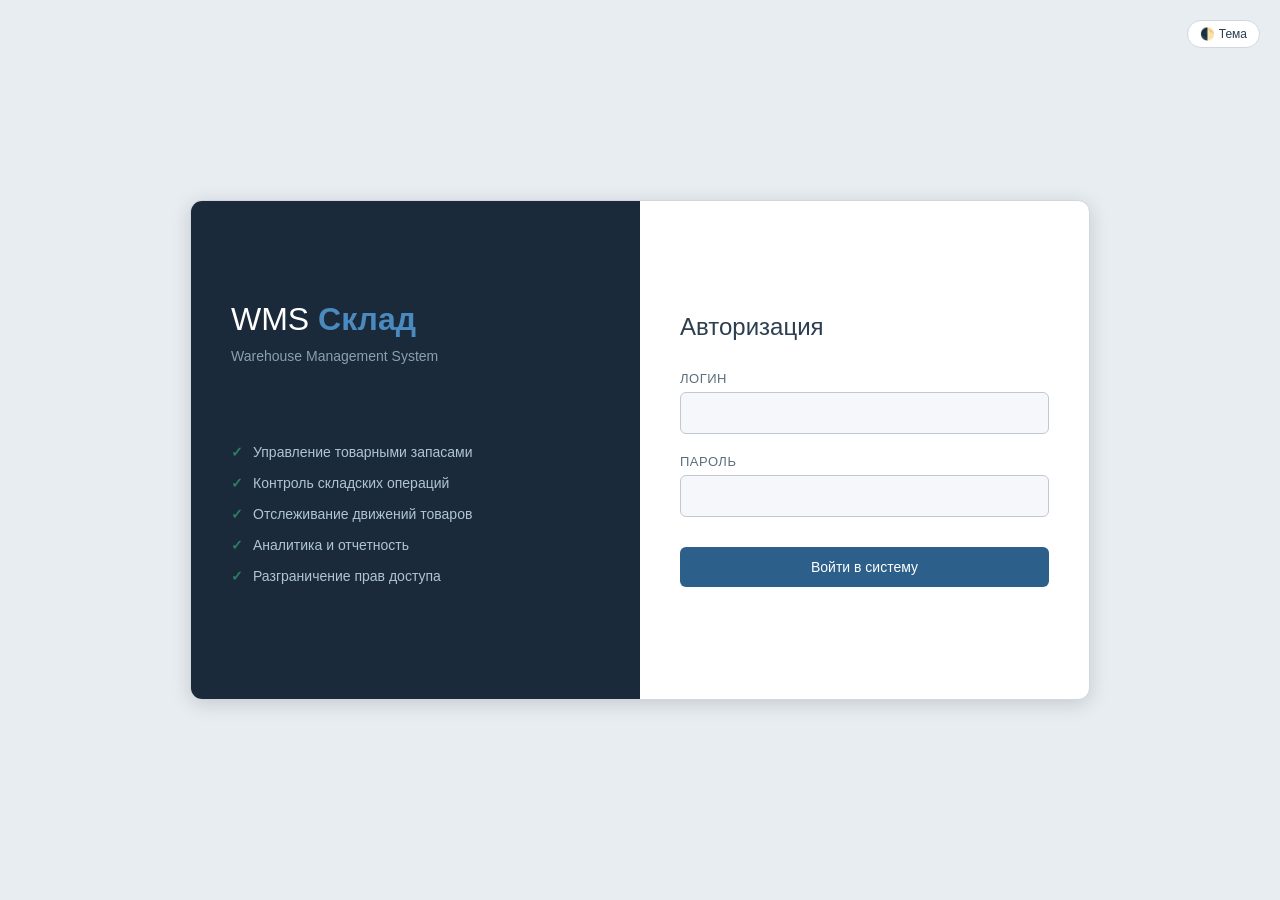
<file: Дипломная работа/Src/WebApplication1/wwwroot/index.html>
﻿<!DOCTYPE html>
<html lang="ru">
<head>
    <meta charset="UTF-8">
    <meta name="viewport" content="width=device-width, initial-scale=1.0">
    <title>WMS - Управление складом</title>
    <style>
        * {
            margin: 0;
            padding: 0;
            box-sizing: border-box;
        }

        :root {
            --bg-primary: #e8edf2;
            --bg-secondary: #ffffff;
            --text-primary: #2c3e50;
            --text-secondary: #5a6e7c;
            --border: #d0d7de;
            --header: #1a2a3a;
            --input: #f5f7fa;
            --input-border: #c0c8d0;
            --primary: #2c5f8a;
            --primary-hover: #1a4a6f;
            --danger: #c0392b;
            --success: #2e7d64;
        }

        [data-theme="dark"] {
            --bg-primary: #121212;
            --bg-secondary: #1e1e2e;
            --text-primary: #e0e0e0;
            --text-secondary: #a0a0b0;
            --border: #2a2a3a;
            --header: #0a0a15;
            --input: #2a2a3a;
            --input-border: #3a3a4a;
            --primary: #4a7a9e;
            --primary-hover: #5a8aae;
            --danger: #c0392b;
            --success: #2e7d64;
        }

        body {
            font-family: 'Segoe UI', Roboto, sans-serif;
            background: var(--bg-primary);
            height: 100vh;
            display: flex;
            align-items: center;
            justify-content: center;
        }

        .login-container {
            display: flex;
            width: 900px;
            height: 500px;
            background: var(--bg-secondary);
            border-radius: 12px;
            box-shadow: 0 4px 20px rgba(0,0,0,0.15);
            overflow: hidden;
            border: 1px solid var(--border);
        }

        .login-left {
            flex: 1;
            background: var(--header);
            padding: 40px;
            display: flex;
            flex-direction: column;
            justify-content: center;
        }

            .login-left h1 {
                font-size: 32px;
                font-weight: 400;
                margin-bottom: 10px;
                color: white;
            }

                .login-left h1 span {
                    font-weight: 600;
                    color: #4a8abf;
                }

            .login-left p {
                color: #8aa0b0;
                font-size: 14px;
                margin-bottom: 40px;
            }

            .login-left .features {
                list-style: none;
                margin-top: 40px;
            }

                .login-left .features li {
                    margin-bottom: 15px;
                    display: flex;
                    align-items: center;
                    gap: 10px;
                    color: #b0c4d4;
                    font-size: 14px;
                }

                    .login-left .features li:before {
                        content: "✓";
                        color: var(--success);
                        font-weight: bold;
                    }

        .login-right {
            flex: 1;
            padding: 40px;
            display: flex;
            flex-direction: column;
            justify-content: center;
        }

            .login-right h2 {
                font-size: 24px;
                font-weight: 500;
                color: var(--text-primary);
                margin-bottom: 30px;
            }

        .theme-toggle {
            position: fixed;
            top: 20px;
            right: 20px;
            background: var(--bg-secondary);
            border: 1px solid var(--border);
            border-radius: 20px;
            padding: 6px 12px;
            cursor: pointer;
            font-size: 12px;
            color: var(--text-primary);
            z-index: 1000;
        }

        .form-group {
            margin-bottom: 20px;
        }

            .form-group label {
                display: block;
                font-size: 13px;
                font-weight: 500;
                color: var(--text-secondary);
                margin-bottom: 6px;
                text-transform: uppercase;
                letter-spacing: 0.5px;
            }

            .form-group input {
                width: 100%;
                padding: 12px 15px;
                border: 1px solid var(--input-border);
                border-radius: 6px;
                font-size: 14px;
                background: var(--input);
                color: var(--text-primary);
                transition: all 0.2s;
            }

                .form-group input:focus {
                    outline: none;
                    border-color: var(--primary);
                    background: var(--bg-secondary);
                    box-shadow: 0 0 0 2px rgba(44,95,138,0.1);
                }

        .btn-login {
            width: 100%;
            padding: 12px;
            background: var(--primary);
            color: white;
            border: none;
            border-radius: 6px;
            font-size: 14px;
            font-weight: 500;
            cursor: pointer;
            transition: background 0.2s;
            margin-top: 10px;
        }

            .btn-login:hover {
                background: var(--primary-hover);
            }

        .error-message {
            background: rgba(192,57,43,0.1);
            color: var(--danger);
            padding: 12px;
            border-radius: 6px;
            font-size: 13px;
            margin-bottom: 20px;
            border-left: 3px solid var(--danger);
        }
    </style>
</head>
<body>
    <button class="theme-toggle" onclick="toggleTheme()">🌓 Тема</button>
    <div class="login-container">
        <div class="login-left">
            <h1>WMS <span>Склад</span></h1>
            <p>Warehouse Management System</p>
            <ul class="features">
                <li>Управление товарными запасами</li>
                <li>Контроль складских операций</li>
                <li>Отслеживание движений товаров</li>
                <li>Аналитика и отчетность</li>
                <li>Разграничение прав доступа</li>
            </ul>
        </div>
        <div class="login-right">
            <h2>Авторизация</h2>
            <div id="errorMsg" style="display: none;"></div>
            <form id="loginForm">
                <div class="form-group">
                    <label>Логин</label>
                    <input type="text" id="username" required autocomplete="off">
                </div>
                <div class="form-group">
                    <label>Пароль</label>
                    <input type="password" id="password" required>
                </div>
                <button type="submit" class="btn-login">Войти в систему</button>
            </form>
        </div>
    </div>

    <script>
        function toggleTheme() {
            const html = document.documentElement;
            const current = html.getAttribute('data-theme');
            if (current === 'dark') {
                html.removeAttribute('data-theme');
                localStorage.setItem('theme', 'light');
            } else {
                html.setAttribute('data-theme', 'dark');
                localStorage.setItem('theme', 'dark');
            }
        }

        const savedTheme = localStorage.getItem('theme');
        if (savedTheme === 'dark') {
            document.documentElement.setAttribute('data-theme', 'dark');
        }

        document.getElementById('loginForm').addEventListener('submit', async (e) => {
            e.preventDefault();
            const username = document.getElementById('username').value;
            const password = document.getElementById('password').value;

            try {
                const response = await fetch('/api/Auth/login', {
                    method: 'POST',
                    headers: { 'Content-Type': 'application/json' },
                    body: JSON.stringify({ username, password })
                });

                const data = await response.json();

                if (response.ok) {
                    localStorage.setItem('user', JSON.stringify(data));
                    if (data.role === 'Администратор') {
                        window.location.href = '/admin.html';
                    } else if (data.role === 'Менеджер') {
                        window.location.href = '/manager.html';
                    } else {
                        window.location.href = '/clerk.html';
                    }
                } else {
                    const errorDiv = document.getElementById('errorMsg');
                    errorDiv.textContent = data.message || 'Неверный логин или пароль';
                    errorDiv.className = 'error-message';
                    errorDiv.style.display = 'block';
                }
            } catch (error) {
                const errorDiv = document.getElementById('errorMsg');
                errorDiv.textContent = 'Ошибка подключения к серверу';
                errorDiv.className = 'error-message';
                errorDiv.style.display = 'block';
            }
        });
    </script>
</body>
</html>
</file>
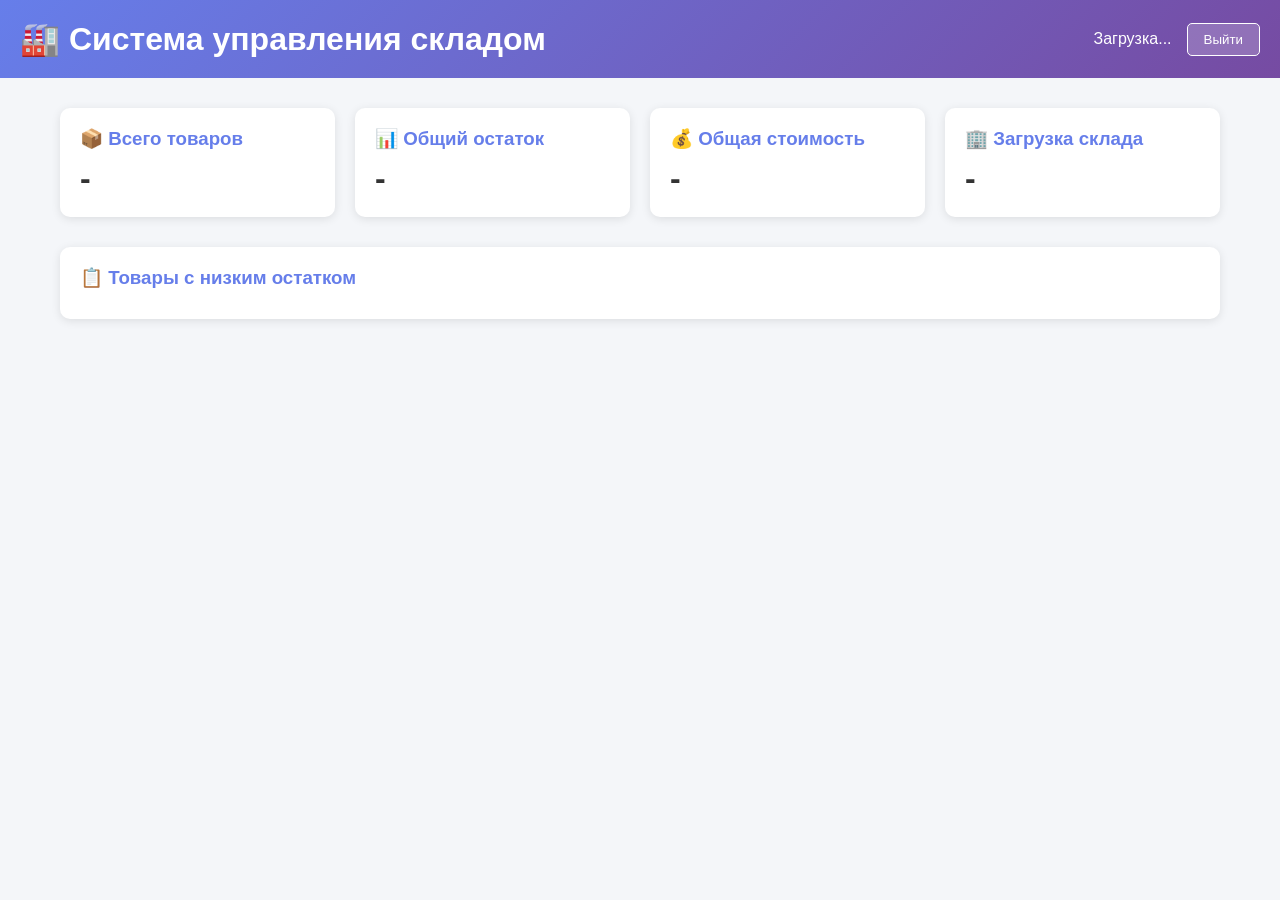
<file: Дипломная работа/Src/WebApplication1/wwwroot/dashboard.html>
﻿<!DOCTYPE html>
<html lang="ru">
<head>
    <meta charset="UTF-8">
    <meta name="viewport" content="width=device-width, initial-scale=1.0">
    <title>Панель управления складом</title>
    <style>
        * {
            margin: 0;
            padding: 0;
            box-sizing: border-box;
        }

        body {
            font-family: 'Segoe UI', Tahoma, Geneva, Verdana, sans-serif;
            background: #f4f6f9;
        }

        .header {
            background: linear-gradient(135deg, #667eea 0%, #764ba2 100%);
            color: white;
            padding: 20px;
            display: flex;
            justify-content: space-between;
            align-items: center;
        }

        .user-info {
            display: flex;
            align-items: center;
            gap: 15px;
        }

        .logout-btn {
            background: rgba(255,255,255,0.2);
            border: 1px solid white;
            padding: 8px 16px;
            border-radius: 5px;
            color: white;
            cursor: pointer;
        }

        .container {
            max-width: 1200px;
            margin: 30px auto;
            padding: 0 20px;
        }

        .stats {
            display: grid;
            grid-template-columns: repeat(auto-fit, minmax(250px, 1fr));
            gap: 20px;
            margin-bottom: 30px;
        }

        .stat-card {
            background: white;
            padding: 20px;
            border-radius: 10px;
            box-shadow: 0 2px 10px rgba(0,0,0,0.1);
        }

            .stat-card h3 {
                color: #667eea;
                margin-bottom: 10px;
            }

            .stat-card .value {
                font-size: 32px;
                font-weight: bold;
                color: #333;
            }

        .message {
            background: #4CAF50;
            color: white;
            padding: 10px;
            border-radius: 5px;
            margin-top: 10px;
            display: none;
        }
    </style>
</head>
<body>
    <div class="header">
        <h1>🏭 Система управления складом</h1>
        <div class="user-info">
            <span id="userName">Загрузка...</span>
            <button class="logout-btn" onclick="logout()">Выйти</button>
        </div>
    </div>

    <div class="container">
        <div class="stats" id="stats">
            <div class="stat-card">
                <h3>📦 Всего товаров</h3>
                <div class="value" id="totalProducts">-</div>
            </div>
            <div class="stat-card">
                <h3>📊 Общий остаток</h3>
                <div class="value" id="totalStock">-</div>
            </div>
            <div class="stat-card">
                <h3>💰 Общая стоимость</h3>
                <div class="value" id="totalValue">-</div>
            </div>
            <div class="stat-card">
                <h3>🏢 Загрузка склада</h3>
                <div class="value" id="occupancy">-</div>
            </div>
        </div>

        <div id="message" class="message"></div>

        <div class="stat-card" style="margin-top: 20px;">
            <h3>📋 Товары с низким остатком</h3>
            <div id="lowStockList"></div>
        </div>
    </div>

    <script>
        // Проверка авторизации
        const user = localStorage.getItem('user');
        if (!user) {
            window.location.href = '/index.html';
        }

        const userData = JSON.parse(user);
        document.getElementById('userName').textContent = `${userData.fullName} (${userData.role})`;

        // Загрузка статистики
        async function loadStats() {
            try {
                const response = await fetch('/api/Statistics');
                const stats = await response.json();

                document.getElementById('totalProducts').textContent = stats.totalProducts;
                document.getElementById('totalStock').textContent = stats.totalStock;
                document.getElementById('totalValue').textContent = stats.totalValue.toLocaleString() + ' ₽';
                document.getElementById('occupancy').textContent =
                    `${stats.warehouseOccupancy} / ${stats.warehouseCapacity}`;

                const lowStockDiv = document.getElementById('lowStockList');
                if (stats.lowStockProducts && stats.lowStockProducts.length > 0) {
                    lowStockDiv.innerHTML = stats.lowStockProducts.map(p =>
                        `<p style="margin: 10px 0;">⚠️ ${p.name}: ${p.currentStock} / ${p.minStock} шт.</p>`
                    ).join('');
                } else {
                    lowStockDiv.innerHTML = '<p>✅ Все товары в норме</p>';
                }
            } catch (error) {
                console.error('Ошибка загрузки статистики:', error);
            }
        }

        async function logout() {
            try {
                await fetch('/api/Auth/logout', { method: 'POST' });
            } catch (error) {}
            localStorage.removeItem('user');
            window.location.href = '/index.html';
        }

        loadStats();
        // Обновляем статистику
</file>
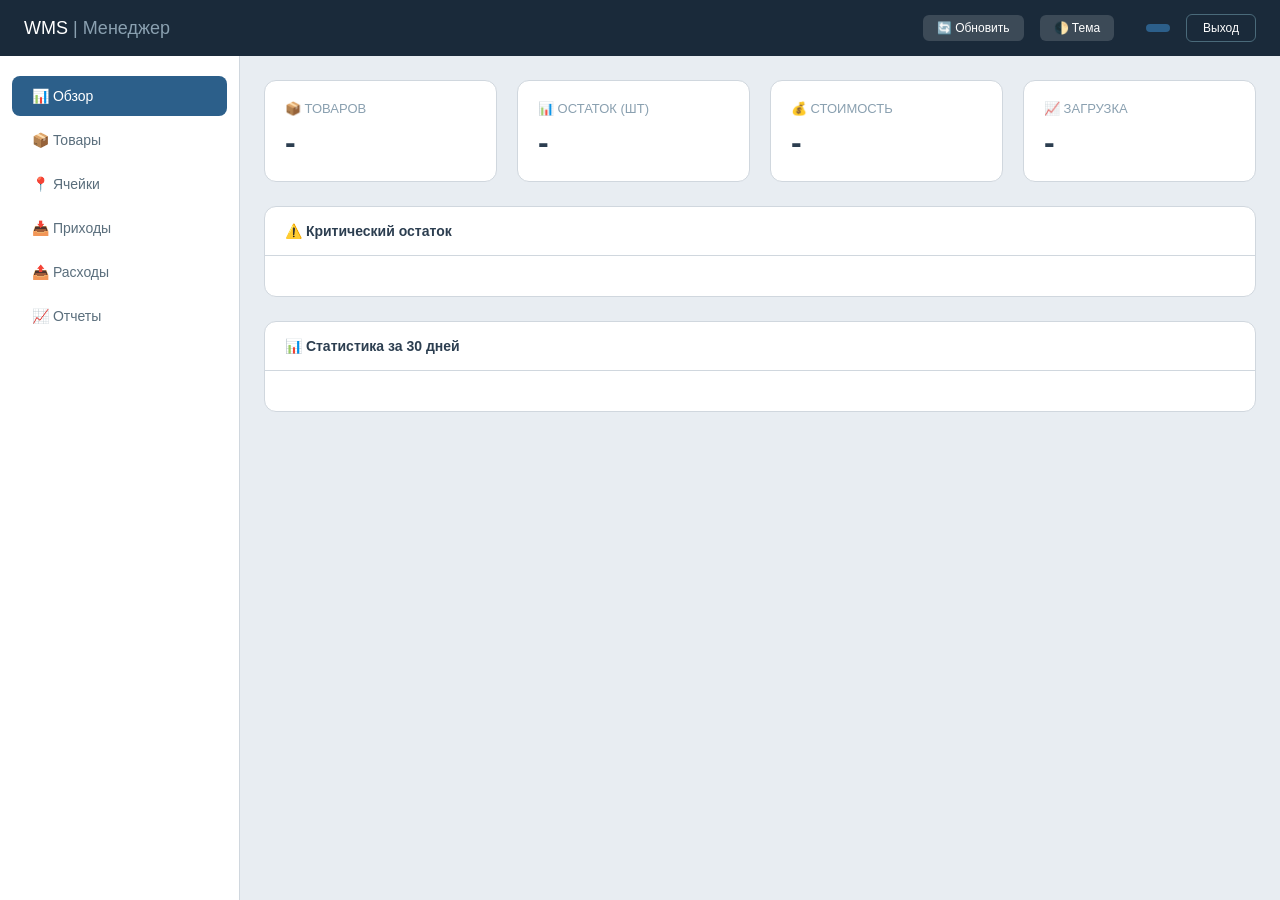
<file: Дипломная работа/Src/WebApplication1/wwwroot/manager.html>
﻿<!DOCTYPE html>
<html lang="ru">
<head>
    <meta charset="UTF-8">
    <meta name="viewport" content="width=device-width, initial-scale=1.0">
    <meta http-equiv="Cache-Control" content="no-cache, no-store, must-revalidate">
    <meta http-equiv="Pragma" content="no-cache">
    <meta http-equiv="Expires" content="0">
    <title>WMS - Панель менеджера</title>
    <style>
        * {
            margin: 0;
            padding: 0;
            box-sizing: border-box;
        }

        :root {
            --bg-primary: #e8edf2;
            --bg-secondary: #ffffff;
            --text-primary: #2c3e50;
            --text-secondary: #5a6e7c;
            --text-muted: #8aa0b0;
            --border: #d0d7de;
            --header: #1a2a3a;
            --sidebar: #ffffff;
            --sidebar-hover: #f0f3f8;
            --input: #f5f7fa;
            --input-border: #c0c8d0;
            --primary: #2c5f8a;
            --primary-hover: #1a4a6f;
            --success: #2e7d64;
            --danger: #c0392b;
            --warning: #e67e22;
        }

        [data-theme="dark"] {
            --bg-primary: #1a1a2e;
            --bg-secondary: #16213e;
            --text-primary: #e0e0e0;
            --text-secondary: #a0a0b0;
            --text-muted: #707080;
            --border: #2a2a4a;
            --header: #0f0f23;
            --sidebar: #1a1a2e;
            --sidebar-hover: #2a2a4a;
            --input: #1e1e3a;
            --input-border: #3a3a5a;
            --primary: #4a8abf;
            --primary-hover: #5a9adf;
            --success: #2e7d64;
            --danger: #c0392b;
            --warning: #e67e22;
        }

        body {
            font-family: 'Segoe UI', Tahoma, Geneva, Verdana, sans-serif;
            background: var(--bg-primary);
            font-size: 14px;
            color: var(--text-primary);
        }

        .header {
            background: var(--header);
            color: white;
            height: 56px;
            display: flex;
            align-items: center;
            justify-content: space-between;
            padding: 0 24px;
            position: fixed;
            top: 0;
            left: 0;
            right: 0;
            z-index: 100;
        }

        .logo {
            font-size: 18px;
            font-weight: 500;
        }

            .logo span {
                font-weight: 300;
                color: #8aa0b0;
            }

        .header-right {
            display: flex;
            align-items: center;
            gap: 16px;
        }

        .theme-btn, .refresh-btn {
            background: rgba(255,255,255,0.15);
            border: none;
            padding: 6px 14px;
            border-radius: 6px;
            color: white;
            cursor: pointer;
            font-size: 12px;
        }

        .user-name {
            font-size: 14px;
        }

        .user-role {
            background: var(--primary);
            padding: 4px 12px;
            border-radius: 20px;
            font-size: 12px;
        }

        .logout-btn {
            background: transparent;
            border: 1px solid #4a6a7a;
            padding: 6px 16px;
            border-radius: 6px;
            color: white;
            cursor: pointer;
            font-size: 12px;
        }

        .sidebar {
            position: fixed;
            top: 56px;
            left: 0;
            width: 240px;
            height: calc(100% - 56px);
            background: var(--sidebar);
            border-right: 1px solid var(--border);
        }

        .sidebar-menu {
            list-style: none;
            padding: 16px 0;
        }

            .sidebar-menu li {
                padding: 12px 20px;
                margin: 4px 12px;
                cursor: pointer;
                font-size: 14px;
                color: var(--text-secondary);
                border-radius: 8px;
            }

                .sidebar-menu li:hover {
                    background: var(--sidebar-hover);
                    color: var(--primary);
                }

                .sidebar-menu li.active {
                    background: var(--primary);
                    color: white;
                }

        .main-content {
            margin-left: 240px;
            margin-top: 56px;
            padding: 24px;
        }

        .stats-grid {
            display: grid;
            grid-template-columns: repeat(4, 1fr);
            gap: 20px;
            margin-bottom: 24px;
        }

        .stat-card {
            background: var(--bg-secondary);
            padding: 20px;
            border-radius: 12px;
            border: 1px solid var(--border);
        }

            .stat-card h3 {
                font-size: 13px;
                font-weight: 500;
                color: var(--text-muted);
                text-transform: uppercase;
                margin-bottom: 8px;
            }

            .stat-card .value {
                font-size: 32px;
                font-weight: 600;
                color: var(--text-primary);
            }

        .section {
            display: none;
        }

            .section.active {
                display: block;
            }

        .card {
            background: var(--bg-secondary);
            border-radius: 12px;
            border: 1px solid var(--border);
            margin-bottom: 24px;
        }

        .card-header {
            padding: 16px 20px;
            border-bottom: 1px solid var(--border);
            font-weight: 600;
        }

        .card-body {
            padding: 20px;
        }

        .table-container {
            overflow-x: auto;
            max-height: 500px;
            overflow-y: auto;
        }

        table {
            width: 100%;
            border-collapse: collapse;
        }

        th {
            text-align: left;
            padding: 12px 16px;
            background: var(--sidebar-hover);
            border-bottom: 1px solid var(--border);
            font-weight: 600;
            position: sticky;
            top: 0;
        }

        td {
            padding: 12px 16px;
            border-bottom: 1px solid var(--border);
        }

        .btn {
            padding: 8px 16px;
            border: none;
            border-radius: 8px;
            cursor: pointer;
            font-size: 13px;
        }

        .btn-primary {
            background: var(--primary);
            color: white;
        }

        .btn-success {
            background: var(--success);
            color: white;
        }

        .btn-sm {
            padding: 6px 12px;
            font-size: 12px;
        }

        .message {
            position: fixed;
            top: 70px;
            right: 24px;
            padding: 12px 20px;
            border-radius: 8px;
            display: none;
            z-index: 1000;
        }

            .message.success {
                background: var(--success);
                color: white;
            }

            .message.error {
                background: var(--danger);
                color: white;
            }

            .message.info {
                background: var(--primary);
                color: white;
            }

        .status-badge {
            display: inline-block;
            padding: 4px 12px;
            border-radius: 20px;
            font-size: 11px;
        }

        .status-new {
            background: rgba(44,95,138,0.15);
            color: var(--primary);
        }

        .status-picking {
            background: rgba(230,126,34,0.15);
            color: var(--warning);
        }

        .status-shipped {
            background: rgba(46,125,100,0.15);
            color: var(--success);
        }

        .low-stock-item {
            padding: 12px 16px;
            border-left: 3px solid var(--danger);
            background: rgba(192,57,43,0.08);
            margin-bottom: 8px;
            border-radius: 6px;
        }
    </style>
</head>
<body>
    <div class="header">
        <div class="logo">WMS <span>| Менеджер</span></div>
        <div class="header-right">
            <button class="refresh-btn" onclick="refreshAllData()">🔄 Обновить</button>
            <button class="theme-btn" onclick="toggleTheme()">🌓 Тема</button>
            <span class="user-name" id="userName"></span>
            <span class="user-role" id="userRole"></span>
            <button class="logout-btn" onclick="logout()">Выход</button>
        </div>
    </div>

    <div class="sidebar">
        <ul class="sidebar-menu">
            <li class="active" onclick="showSection('dashboard')">📊 Обзор</li>
            <li onclick="showSection('products')">📦 Товары</li>
            <li onclick="showSection('cells')">📍 Ячейки</li>
            <li onclick="showSection('incoming')">📥 Приходы</li>
            <li onclick="showSection('outgoing')">📤 Расходы</li>
            <li onclick="showSection('reports')">📈 Отчеты</li>
        </ul>
    </div>

    <div class="main-content">
        <div id="message" class="message"></div>

        <div id="dashboard" class="section active">
            <div class="stats-grid" id="stats">
                <div class="stat-card"><h3>📦 Товаров</h3><div class="value" id="totalProducts">-</div></div>
                <div class="stat-card"><h3>📊 Остаток (шт)</h3><div class="value" id="totalStock">-</div></div>
                <div class="stat-card"><h3>💰 Стоимость</h3><div class="value" id="totalValue">-</div></div>
                <div class="stat-card"><h3>📈 Загрузка</h3><div class="value" id="occupancy">-</div></div>
            </div>
            <div class="card">
                <div class="card-header">⚠️ Критический остаток</div>
                <div class="card-body" id="lowStockList"></div>
            </div>
            <div class="card">
                <div class="card-header">📊 Статистика за 30 дней</div>
                <div class="card-body" id="monthStats"></div>
            </div>
        </div>

        <div id="products" class="section">
            <div class="card">
                <div class="card-header">📦 Товары</div>
                <div class="card-body">
                    <div class="table-container">
                        <table id="productsTable">
                            <thead><tr><th>ID</th><th>Артикул</th><th>Наименование</th><th>Цена</th><th>Остаток</th><th>Статус</th></tr></thead>
                            <tbody></tbody>
                        </table>
                    </div>
                </div>
            </div>
        </div>

        <div id="cells" class="section">
            <div class="card">
                <div class="card-header">📍 Ячейки</div>
                <div class="card-body">
                    <div class="table-container">
                        <table id="cellsTable">
                            <thead><tr><th>Код</th><th>Зона</th><th>Загрузка</th></tr></thead>
                            <tbody></tbody>
                        </table>
                    </div>
                </div>
            </div>
        </div>

        <div id="incoming" class="section">
            <div class="card">
                <div class="card-header">📋 Приходные накладные</div>
                <div class="card-body">
                    <div class="table-container">
                        <table id="incomingTable">
                            <thead><tr><th>№</th><th>Дата</th><th>Поставщик</th><th>Статус</th></tr></thead>
                            <tbody></tbody>
                        </table>
                    </div>
                </div>
            </div>
        </div>

        <div id="outgoing" class="section">
            <div class="card">
                <div class="card-header">📋 Расходные накладные</div>
                <div class="card-body">
                    <div class="table-container">
                        <table id="outgoingTable">
                            <thead><tr><th>№</th><th>Дата</th><th>Клиент</th><th>Статус</th><th></th></tr></thead>
                            <tbody></tbody>
                        </table>
                    </div>
                </div>
            </div>
        </div>

        <div id="reports" class="section">
            <div class="card">
                <div class="card-header">📄 Экспорт</div>
                <div class="card-body">
                    <button onclick="exportProductsReport()" class="btn btn-primary">📦 Товары (CSV)</button>
                </div>
            </div>
        </div>
    </div>

    <script>
        let currentUser = null;
        let products = [];

        function toggleTheme() {
            const html = document.documentElement;
            const current = html.getAttribute('data-theme');
            if (current === 'dark') {
                html.removeAttribute('data-theme');
                localStorage.setItem('theme', 'light');
            } else {
                html.setAttribute('data-theme', 'dark');
                localStorage.setItem('theme', 'dark');
            }
        }

        const savedTheme = localStorage.getItem('theme');
        if (savedTheme === 'dark') {
            document.documentElement.setAttribute('data-theme', 'dark');
        }

        async function init() {
            const userStr = localStorage.getItem('user');
            if (!userStr) { window.location.href = '/index.html'; return; }
            currentUser = JSON.parse(userStr);
            document.getElementById('userName').textContent = currentUser.fullName;
            document.getElementById('userRole').textContent = currentUser.role;
            await refreshAllData();
        }

        async function refreshAllData() {
            showMessage('Обновление данных...', 'info');
            const timestamp = new Date().getTime();

            try {
                const statsResponse = await fetch('/api/Statistics?_=' + timestamp);
                const stats = await statsResponse.json();

                const productsResponse = await fetch('/api/Products?_=' + timestamp);
                products = await productsResponse.json();

                const cellsResponse = await fetch('/api/Cells?_=' + timestamp);
                const cells = await cellsResponse.json();

                const incomingResponse = await fetch('/api/Incoming?_=' + timestamp);
                const incoming = await incomingResponse.json();

                const outgoingResponse = await fetch('/api/Outgoing?_=' + timestamp);
                const outgoing = await outgoingResponse.json();

                document.getElementById('totalProducts').textContent = stats.totalProducts || 0;
                document.getElementById('totalStock').textContent = stats.totalStock || 0;
                document.getElementById('totalValue').textContent = (stats.totalValue || 0).toLocaleString() + ' ₽';
                document.getElementById('occupancy').textContent = Math.round((stats.warehouseOccupancy || 0) / (stats.warehouseCapacity || 1) * 100) + '%';

                const lowStockMap = new Map();
                if (stats.lowStockProducts && stats.lowStockProducts.length > 0) {
                    stats.lowStockProducts.forEach(p => {
                        if (!lowStockMap.has(p.sku)) lowStockMap.set(p.sku, p);
                    });
                    const lowStockDiv = document.getElementById('lowStockList');
                    if (lowStockMap.size > 0) {
                        lowStockDiv.innerHTML = Array.from(lowStockMap.values()).map(p =>
                            `<div class="low-stock-item">⚠️ <strong>${p.name}</strong> (${p.sku}): остаток ${p.currentStock} шт. (мин. ${p.minStock})</div>`
                        ).join('');
                    } else {
                        lowStockDiv.innerHTML = '<div style="padding: 12px;">✅ Все товары в норме</div>';
                    }
                }

                document.getElementById('monthStats').innerHTML = `
                            <div style="display: flex; gap: 24px;">
                                <div><strong>📥 Приходов:</strong> ${stats.incomingLastMonth || 0}</div>
                                <div><strong>📤 Отгрузок:</strong> ${stats.outgoingLastMonth || 0}</div>
                            </div>
                        `;

                const productsTbody = document.querySelector('#productsTable tbody');
                if (products.length === 0) {
                    productsTbody.innerHTML = '<tr><td colspan="6" style="text-align:center;">Нет товаров</td></tr>';
                } else {
                    productsTbody.innerHTML = products.map(p => {
                        const isLow = p.currentStock <= p.minStock;
                        return `
                                    <tr>
                                        <td>${p.id}</td>
                                        <td>${p.sku}</td>
                                        <td>${p.name}
</file>
